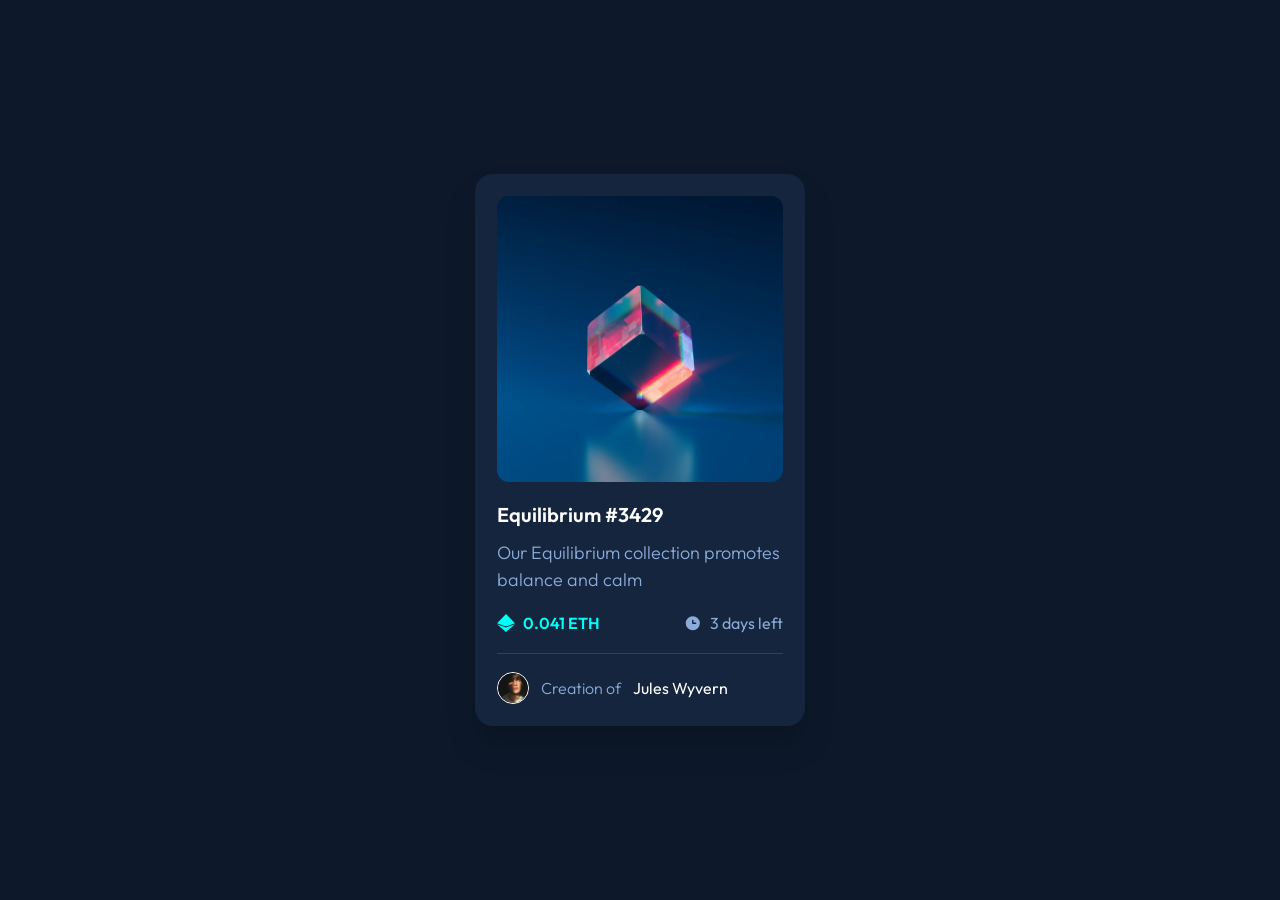
<file: index.html>
<!DOCTYPE html>
<html lang="en">
  <head>
    <meta charset="UTF-8" />
    <meta name="viewport" content="width=device-width, initial-scale=1.0" />
    <link rel="stylesheet" href="./css/styles.css" />
    <title>NFT Preview Card</title>
  </head>
  <body>
    <main class="main-bg">
      <div class="main-card">
        <div class="main-card-img">
          <img
            src="./assets/image-equilibrium.jpg"
            alt="Equilibrium NFT artwork"
          />
          <div class="overlay">
            <img src="./assets/icon-view.svg" alt="view-icon" class="view-icon" >
          </div>
        </div>
        <h2 class="title">Equilibrium #3429</h2>
        <p class="description">
          Our Equilibrium collection promotes balance and calm
        </p>
        <div class="price-item">
          <div class="left">
            <img src="./assets/icon-ethereum.svg" alt="eth icon" />
            <span>0.041 ETH</span>
          </div>
          <div class="right">
            <img src="./assets/icon-clock.svg" alt="clock" />
            <span>3 days left </span>
          </div>
        </div>
        <div class="divider-line"></div>
        <div class="avatar">
          <img src="./assets/image-avatar.png" alt="avatar" />
          <span class="create">Creation of</span>
          <span class="name">Jules Wyvern</span>
        </div>
      </div>
    </main>
  </body>
</html>
</file>
<file: css/styles.css>
@import url("https://fonts.googleapis.com/css2?family=Outfit:wght@300;400;600&display=swap");
* {
  margin: 0;
  padding: 0;
  box-sizing: border-box;
}

body {
  font-family: "Outfit", sans-serif;
  background-color: hsl(217, 54%, 11%);
  display: flex;
  justify-content: center;
  align-items: center;
  min-height: 100vh;
}

.main-card {
  background-color: hsl(216, 50%, 16%);
  justify-content: center;
  width: 330px;
  padding: 22px;
  border-radius: 18px;
  box-shadow: 0 20px 30px rgba(0, 0, 0, 0.2);
}

.main-card-img img {
  width: 100%;
  border-radius: 12px;
  margin-bottom: 20px;
  display: block;
}
.main-card-img {
    position: relative;
    cursor: pointer;
}

.overlay{
    position: absolute;
    top: 0;
    left:0 ;
    width:100%;
    height: 100%;
    background-color: hsla(178, 100%,50%, 0.5);
    border-radius: 12px;
    display: flex;
  justify-content: center;
  align-items:center ;

  opacity: 0;
  transition:opacity 0.3s ease;
}
.overlay .view-icon{
    width: 45px;
}
.main-card-img:hover .overlay{
    cursor: pointer;
    opacity: 1;
}
.title {
  color: hsl(0, 0%, 100%);
  font-size: 20px;
  font-weight: 600;
  margin-bottom: 12px;
}

.title:hover {
  color: hsl(178, 100%, 50%);
  cursor: pointer;
}

.description {
  color: hsl(215, 51%, 70%);
  font-size: 18px;
  font-weight: 300;
  line-height: 1.5;
  margin-bottom: 20px;
}
.price-item {
  display: flex;
  justify-content: space-between;
  align-items: center;
  margin-bottom: 20px;
}

.price-item .left,
.price-item .right {
  display: flex;
  align-items: center;
  gap: 8px;
  font-size: 16px;
}

.price-item .left span {
  color: hsl(178, 100%, 50%);
  font-weight: 600;
}

.price-item .right span {
  color: hsl(215, 51%, 70%);
  font-weight: 400;
}

.price-item img {
  width: 18px;
  height: 18px;
}


.divider-line {
  background-color: hsl(215, 32%, 27%);
  width: 100%;
  height: 1px;
  margin-bottom: 18px;
}
.avatar img {
  border-radius: 50%;
  width: 32px;
  border: 1px solid white;
}
.avatar .create {
  color: hsl(215, 51%, 70%);
  font-weight: 300;
  font-size: 16px;
}

.avatar .name {
  color: white;
  font-weight: 400;
  font-size: 16px;
}
.avatar {
  display: flex;
  align-items: center;
  gap: 12px;
  margin-top: 15px;
}
.avatar .name:hover {
    color: cyan;
    cursor:pointer;

}

@media(max-width:600px) {
    .main-card{
        width:90%;
        max-width: 350px;
        padding: 18px;
    }
 .title {
    font-size: 18px ;
  }

  .description {
    font-size:16px ;
  }

  .main-card-img img {
    border-radius: 10px;
 }
 .price-item {
    margin-bottom: 16px;
 }
 .avatar {
    gap: 10px;
 }
}
</file>
